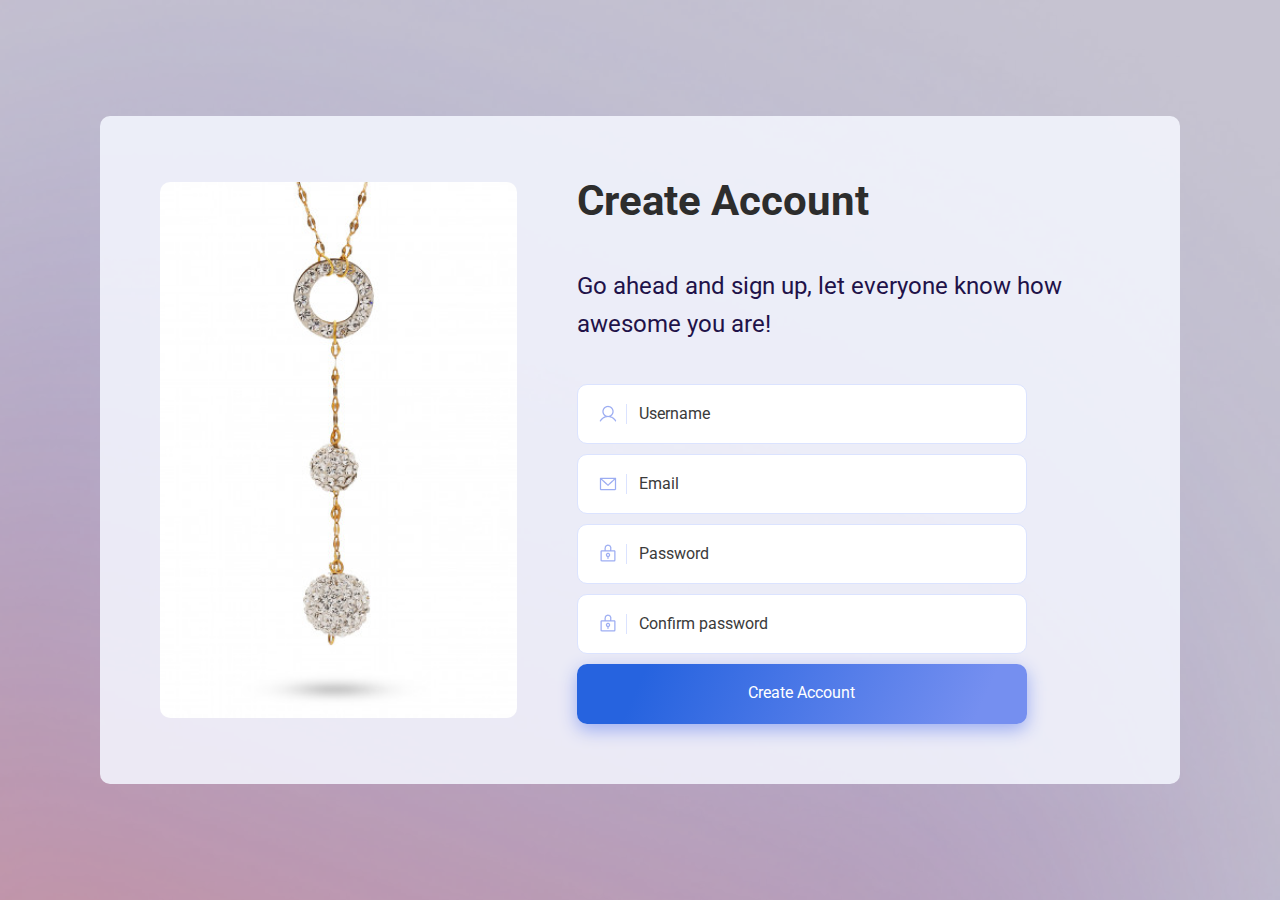
<file: pages/signUp.html>
<!DOCTYPE html>
<html lang="en">

<head>
    <meta charset="UTF-8" />
    <meta http-equiv="X-UA-Compatible" content="IE=edge" />
    <meta name="viewport" content="width=device-width, initial-scale=1.0" />
    <title>Sign Up</title>
    <!-- link to style  -->
    <link rel="stylesheet" href="../css/style.css">
    <!-- link to normalize -->
    <link rel="stylesheet" href="../css/normalize.css">
    <!-- google font -->
    <link rel="preconnect" href="https://fonts.googleapis.com">
    <link rel="preconnect" href="https://fonts.gstatic.com" crossorigin>
    <link
        href="https://fonts.googleapis.com/css2?family=Mulish:ital,wght@0,200;0,300;0,400;0,500;0,600;0,700;0,800;0,900;0,1000;1,200;1,300;1,400;1,500;1,600;1,700;1,800;1,900;1,1000&family=Roboto:ital,wght@0,100;0,400;0,500;0,700;0,900;1,100;1,300&display=swap"
        rel="stylesheet">
    <!-- add awesome -->
    <link rel="stylesheet" href="https://use.fontawesome.com/releases/v5.0.7/css/all.css">
    <link rel="stylesheet" href="../css/all.min.css">
    <!-- change tab img -->
</head>

<body>
    <div class="main signUp">
        <div class="content">
            <div class="image">
                <img src="../img/signUp img.png" alt="">
            </div>
            <div class="welcomeMsg">
                <h1 class="title">Create Account</h1>
                <p class="subTitle">Go ahead and sign up, let everyone know how awesome you are!</p>
                <form action="#" method="post" id="form" novalidate>
                    <div class="typeForm username">
                        <div class="icon">
                            <img src="../img/Icon.png" alt="">
                        </div>
                        <input name="username" id="userName" type="text" placeholder="Username">
                        <h5 class="error">Error</h5>
                    </div>

                    <div class="typeForm email">
                        <div class="icon">
                            <img src="../img/Icon (1).png" alt="">
                        </div>
                        <input name="email" id="email" type="email" placeholder="Email">
                        <h5 class="error">Error</h5>
                    </div>

                    <div class="typeForm password">
                        <div class="icon">
                            <img src="../img/Icon (2).png" alt="">
                        </div>
                        <input name="password" id="password" type="password" placeholder="Password">
                        <h5 class="error">Error</h5>
                    </div>

                    <div class="typeForm password_confirmation">
                        <div class="icon">
                            <img src="../img/Icon (3).png" alt="">
                        </div>
                        <input name="password_confirmation" id="confirmPassword" type="password"
                            placeholder="Confirm password">
                        <h5 class="error">Error</h5>
                    </div>

                    <div class="ctas submit">
                        <input type="submit" value="Create Account">
                    </div>
                </form>
            </div>
        </div>
    </div>
    <script src="../script.js"></script>
</body>

</html>
</file>
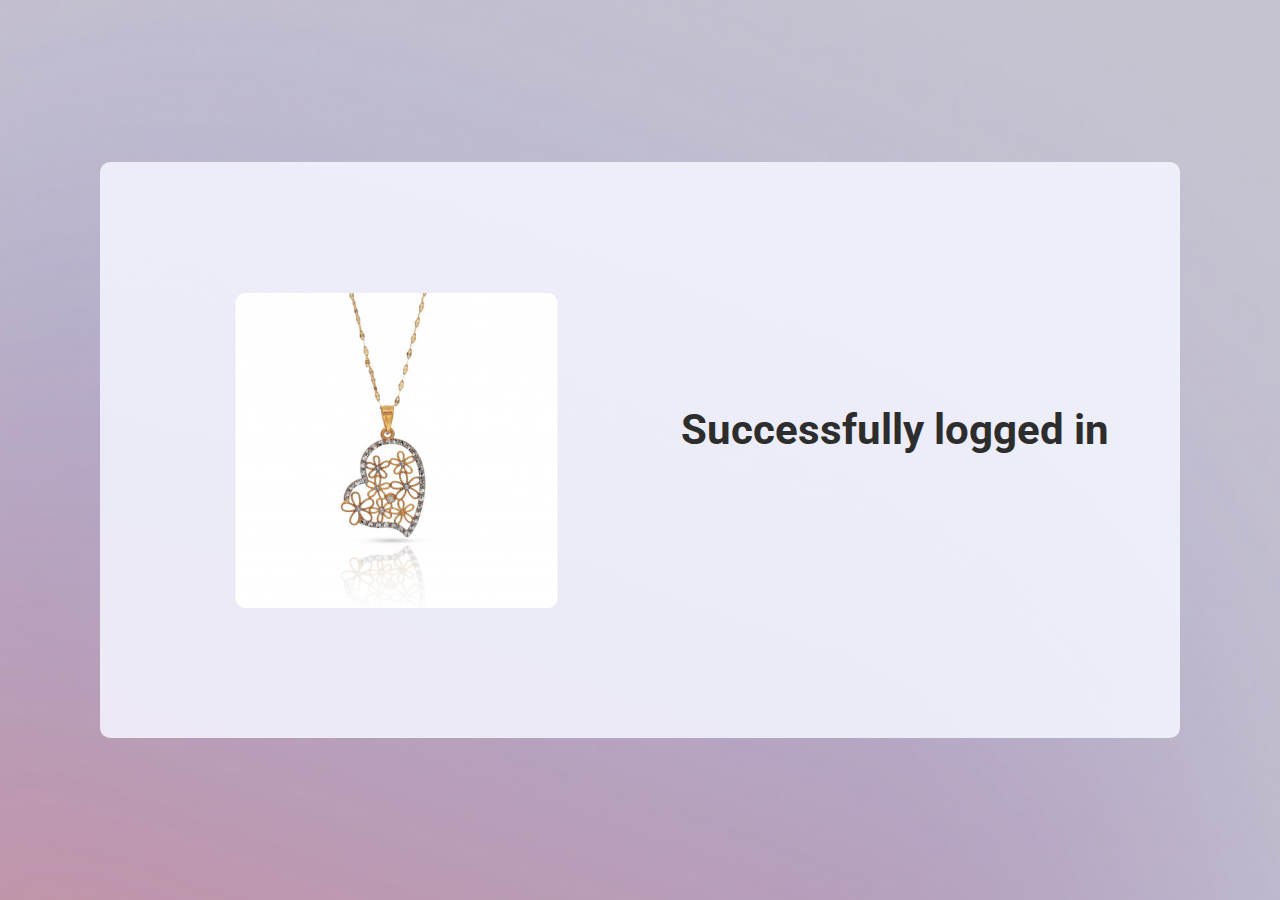
<file: pages/succeed.html>
<!DOCTYPE html>
<html lang="en">

<head>
    <meta charset="UTF-8" />
    <meta http-equiv="X-UA-Compatible" content="IE=edge" />
    <meta name="viewport" content="width=device-width, initial-scale=1.0" />
    <title>Sign Up</title>
    <!-- link to style  -->
    <link rel="stylesheet" href="../css/style.css">
    <!-- link to normalize -->
    <link rel="stylesheet" href="../css/normalize.css">
    <!-- google font -->
    <link rel="preconnect" href="https://fonts.googleapis.com">
    <link rel="preconnect" href="https://fonts.gstatic.com" crossorigin>
    <link
        href="https://fonts.googleapis.com/css2?family=Mulish:ital,wght@0,200;0,300;0,400;0,500;0,600;0,700;0,800;0,900;0,1000;1,200;1,300;1,400;1,500;1,600;1,700;1,800;1,900;1,1000&family=Roboto:ital,wght@0,100;0,400;0,500;0,700;0,900;1,100;1,300&display=swap"
        rel="stylesheet">
    <!-- add awesome -->
    <link rel="stylesheet" href="https://use.fontawesome.com/releases/v5.0.7/css/all.css">
    <link rel="stylesheet" href="../css/all.min.css">
    <!-- change tab img -->
</head>

<body>
    <div class="main succeed">
        <div class="content">
            <div class="image">
                <img src="../img/succeed img.png" alt="">
            </div>
            <div class="welcomeMsg">
                <h1 class="title">Successfully logged in</h1>
                <p id="userEmail" class="subTitle">User@gmail.com</p>
            </div>
        </div>
    </div>
    <script>
        document.getElementById("userEmail").textContent = localStorage.getItem("userEmail");
    </script>
</body>

</html>
</file>
<file: css/style.css>
:root{
    --Onboarding-background-grey : #2D2D2D;
    --light-purple-12 : #1F1249;
    --gradient-1 : #2663DF;
    --gradient-2 : #758FF0;

    --background: #FFFFFF;
    --light-blue-4 : #DBE3FF ;
    --Dark-Grey: #3B3B3B;

    --main-border-radius : 10px;
}

*{
    -webkit-box-sizing: border-box;
    -moz-box-sizing: border-box;
    box-sizing: border-box;
    padding: 0;
    margin: 0;
}
html{
    scroll-behavior: smooth;
}
a{
    text-decoration: none;
}
ul{
    list-style: none;
}
.container {
    padding-left: 15px;
    padding-right: 15px;
    margin-left: auto;
    margin-right: auto;
}
    /* Small */
    @media (min-width: 768px) {
        .container {
            width: 750px;
        }
    }
      /* Medium */
    @media (min-width: 992px) {
        .container {
            width: 970px;
        }
    }
      /* Large */
    @media (min-width: 1200px) {
        .container {
            width: 1170px ;
        }
    }   
/* change scroll bar */
/* width */
/* ::-webkit-scrollbar {
    width: 11px;
  } */
  
  /* Track */
  /* ::-webkit-scrollbar-track {
    box-shadow: inset 0 0 5px var(--backGround);
    border-radius: 10px;
  } */
  
  /* Handle */
  /* ::-webkit-scrollbar-thumb {
    background: var(--secondColor);
    border-radius: 8px;
  } */
  /* ::-webkit-scrollbar-thumb:hover{
    background: #1976d2;
  } */

/* Start welcome page  */
.main{
    position: relative;
    background-color: #1f124941;
    width: 100%;
    display: flex;
    justify-content: center;
    align-items: center;
    height: 100vh;
}
.main::before{
    content: ' ';
    display: block;
    position: absolute;
    left: 0;
    top: 0;
    width: 100%;
    height: 100%;
    opacity: 60%;
    background-image: url('../img/backGround.png');
    background-repeat: no-repeat;
    background-position: 50% 0;
    background-size: cover;
}

.image{
    opacity: 1;
    width: 450px;
    height: 315px;
    border-radius: var(--main-border-radius);
    display: flex;
    justify-content: center;
    align-items: center;
    overflow: hidden;
}

.content{
    background: rgba(245, 247, 255, 0.85);
    border-radius: var(--main-border-radius);
    display: flex;
    flex-direction: row;
    justify-content: center;
    align-items: center;
    padding: 60px;
    gap: 60px;
    width: 1080px;
    z-index: 500;
}

.content .welcomeMsg{
    display: flex;
    flex-direction: column;
    align-items: flex-start;
    padding: 0px;
    gap: 40px;
}
.content .title{
    font-family: 'Mulish', sans-serif;
    font-family: 'Roboto', sans-serif;
    font-style: normal;
    font-size: 56px;
    line-height: 120%;
    margin: 0;
    color: var(--Onboarding-background-grey);
}

.content .subTitle{
    font-family: 'Mulish', sans-serif;
    font-family: 'Roboto', sans-serif;
    font-style: normal;
    font-weight: 400;
    font-size: 24px;
    line-height: 160%;
    margin: 0;
    color: var(--light-purple-12);
}

.content  .ctas{
    display: flex;
    flex-direction: row;
    align-items: flex-start;
    padding: 0px;
    gap: 20px;
}

.content .ctas button,
.content .ctas input{
    display: flex;
    flex-direction: row;
    justify-content: center;
    align-items: center;
    padding: 0px 50px;
    gap: 12px;
    width: 450px;
    height: 60px;
    background: linear-gradient(113.87deg, var(--gradient-1) 14.81%, var(--gradient-2) 88.76%);
    box-shadow: 0px 6px 18px #9CADF2;
    border-radius: var(--main-border-radius);
    font-family: 'Mulish', sans-serif;
    font-family: 'Roboto', sans-serif;
    font-style: normal;
    font-weight: 400;
    font-size: 16px;
    line-height: 140%;
    color: #FFFFFF;
    cursor: pointer;
    border: none;
    transition: all 400ms ease-out;
}
.content  .ctas button:hover{
    background: linear-gradient(268deg, var(--gradient-1) 14.81%, var(--gradient-2) 88.76%);
}
    /* Small */
    @media screen and (max-width: 768px) {
        .main{
            width: 100%;
            padding: 0;
            gap: 0;
            justify-content: center;
        }
        .content{
            flex-direction: column;
            padding: 40px 0px;
            gap: 40px;
            width: 375px;
            height: 100%;
            border-radius: 0;
            width: 100%;
        }
        .image{
            width: 315px;
            height: 315px;
        }
        .content .welcomeMsg{
            width: 315px;
            align-items: center;
            justify-content: center;
        }
        .content  .title{
            font-size: 42px;
        }
        .content  .subTitle{
            font-size: 16px;
            text-align: center;
        }
        .content  .ctas button{
            width: 315px;
            height: 60px;
        }
    }
/* End welcome page  */
/* Start sign up  */
.signUp .image{
    width: 450px;
    height: 536px;
}
.signUp .title,
.succeed .title{
    font-size: 42px;
}
.signUp .subTitle{
    font-size: 24px;
}
.signUp form{
    display: flex;
    flex-direction: column;
    align-items: flex-start;
    padding: 0px;
    gap: 10px;
    width: 100%;
}
.signUp form .typeForm{
    position: relative;
    border: 1px solid var(--light-blue-4);
    box-sizing: border-box;
    display: flex;
    flex-direction: row;
    align-items: center;
    padding: 8px 20px;
    gap: 12px;
    width: 450px;
    height: 60px;
    border-radius: var(--main-border-radius);   
    background-color: var(--background); 
}
.signUp form .typeForm .error{
    opacity: 0;
    position: absolute;
    bottom: 0;
    left: 61px;
    font-family: 'Mulish', sans-serif;
    font-family: 'Roboto', sans-serif;
    font-style: normal;
    font-weight: 400;
    font-size: 10px;
    color: #ff3333;
    transition: all 400ms ease-out;
}
.signUp form .typeForm .icon{
    padding: 0px;
    gap: 8px;
    width: 29px;
    height: 20px;
}
.signUp form .typeForm input{
    width: 100%;
    height: 100%;
    background-color: transparent;
    border: none;
}
.signUp form .typeForm input::placeholder{
    font-family: 'Mulish', sans-serif;
    font-family: 'Roboto', sans-serif;
    font-style: normal;
    font-weight: 400;
    font-size: 16px;
    line-height: 140%;
    color: var(--Dark-Grey);
    opacity: 1;
    transition: all 400ms ease-out;
}
.signUp form .typeForm input:focus{
    border: none;
    outline: none;
}
.signUp form .typeForm input:focus::placeholder{
    opacity: 0;
}
    /* Small */
    @media screen and (max-width: 768px) {
        .signUp{
            height: 142vh !important;
        }
        .signUp .image{
            width: 315px;
            height: 315px;
        }
        .signUp .image img{
            width: 100%;
        }
        .signUp .title{
            font-size: 32px;
        }
        .signUp .subTitle{
            font-size: 16px;
        }
        .signUp form{
            padding: 0px;
            gap: 10px;
            width: 315px;
        }
        .signUp form .typeForm{
            padding: 8px 20px;
            gap: 12px;
            width: 315px;
            height: 60px;
        }
        .submit{
            padding: 0px 50px;
            gap: 12px;
            width: 315px;
            height: 60px;
        }
        .signUp form .password .error{
            font-size: 8px;
        }
    }
/* End sign up  */
/* Start succeed */
.succeed .image{
    width: 450px;
    height: 456px;
}
.succeed .subTitle{
    text-decoration-line: underline;
    font-size: 16px;
}
    /* Small */
    @media screen and (max-width: 768px){
        .main{
            height: 100vh;
        }
        .succeed .image{
            width: 322px;
            height: 315px;
        }
        .succeed .title{
            font-size: 31px;
        }
        .succeed .subTitle{
            text-align: center;
            text-decoration: none;
        }
    }
/* End succeed */
</file>
